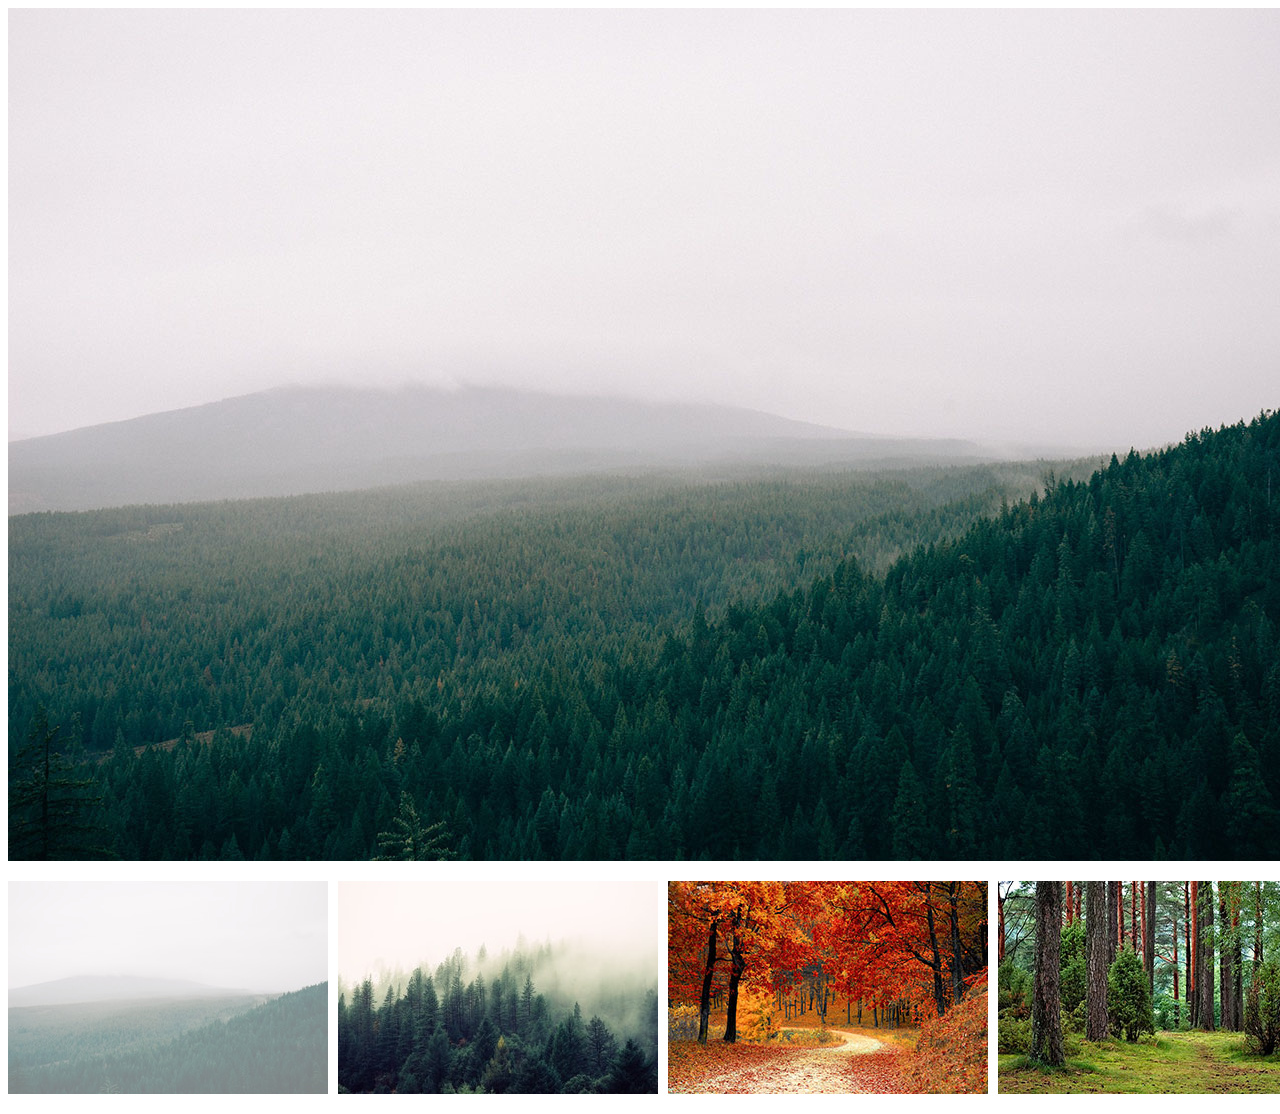
<file: index.html>
<!DOCTYPE html>
<html lang="en">

<head>
    <meta charset="UTF-8">
    <meta name="viewport" content="width=device-width, initial-scale=1.0">
    <meta http-equiv="X-UA-Compatible" content="ie=edge">
    <title>Document</title>
    <link rel="stylesheet" href="main.css">
</head>

<body>

    <body>
        <div class="image-gallery js-image-gallery"></div>
    </body>
    <script src="main.js" rel="stylesheet"></script>
</body>

</html>
</file>
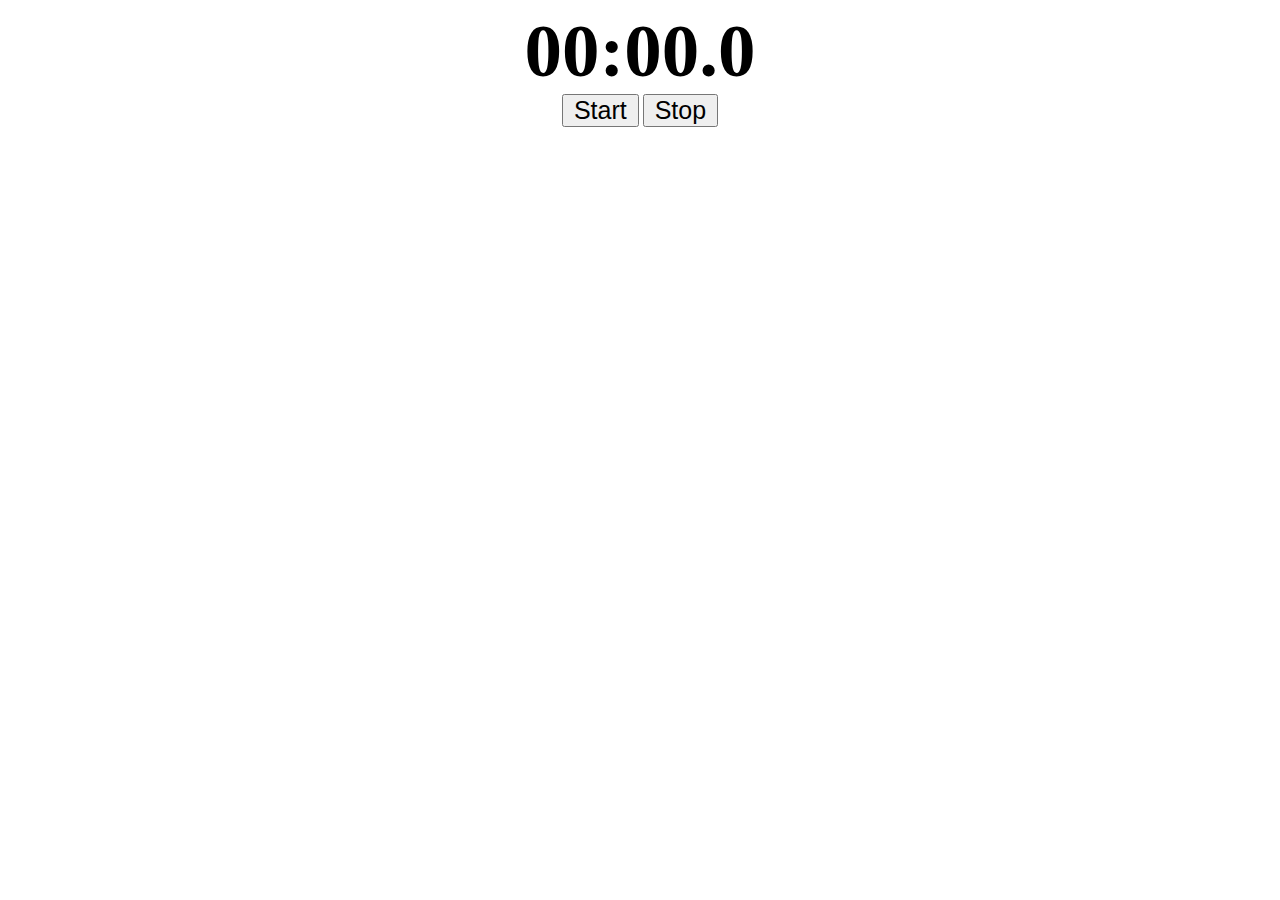
<file: counter/index.html>
<!DOCTYPE html>
<html lang="en">

<head>
  <meta charset="UTF-8">
  <meta name="viewport" content="width=device-width, initial-scale=1.0">
  <meta http-equiv="X-UA-Compatible" content="ie=edge">
  <title>Document</title>
  <link rel="stylesheet" href="main.css">

</head>
<body>
<div class="clock">
  <p class="clockface js-clockface">00:00.0</p>
  <button class="btn js-start">Start</button>
  <button class="btn js-stop">Stop</button>
</div>

  <script src='main.js'></script>
</body>

</html>
</file>
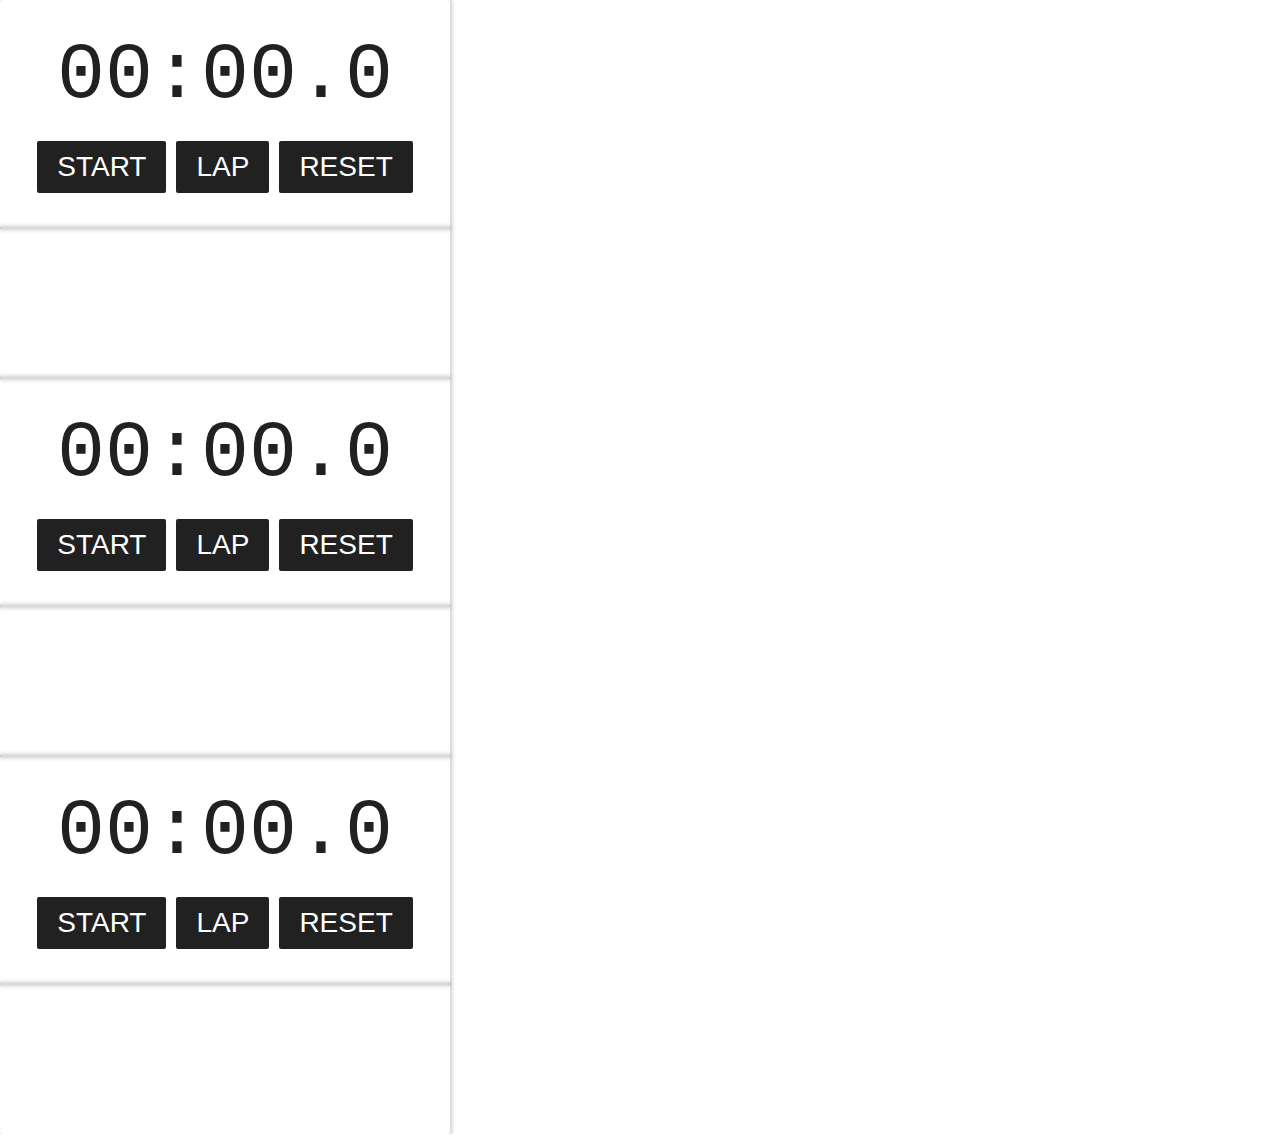
<file: HomeWork9/index.html>
<!DOCTYPE html>
<html lang="en">

<head>
    <meta charset="UTF-8">
    <meta name="viewport" content="width=device-width, initial-scale=1.0">
    <meta http-equiv="X-UA-Compatible" content="ie=edge">
    <title>Document</title>
    <link rel="stylesheet" href="main.css">

</head>

<body>
    <div class="parentA"></div>
    <div class="parentB"></div>
    <div class="parentC"></div>

    <script src='main.js'></script>
</body>

</html>
</file>
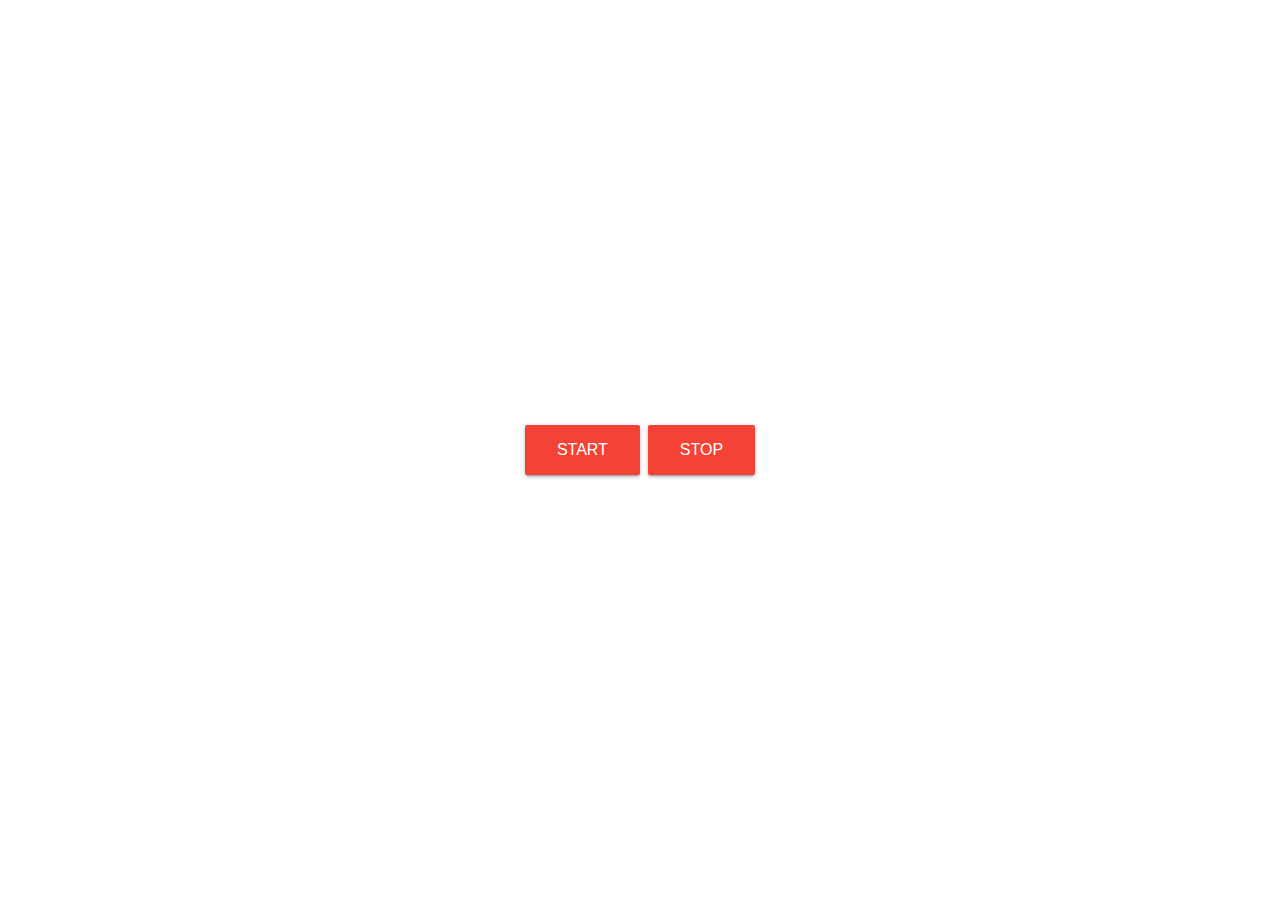
<file: md9_dop1/index.html>
<!DOCTYPE html>
<html lang="en">

<head>
  <meta charset="UTF-8">
  <meta name="viewport" content="width=device-width, initial-scale=1.0">
  <meta http-equiv="X-UA-Compatible" content="ie=edge">
  <title>Document</title>
  <link rel="stylesheet" href="main.css">

</head>
<body>
  <button class="button js-start">Start</button>
  <button class="button js-stop">Stop</button>

  <script src='main.js'></script>
</body>

</html>
</file>
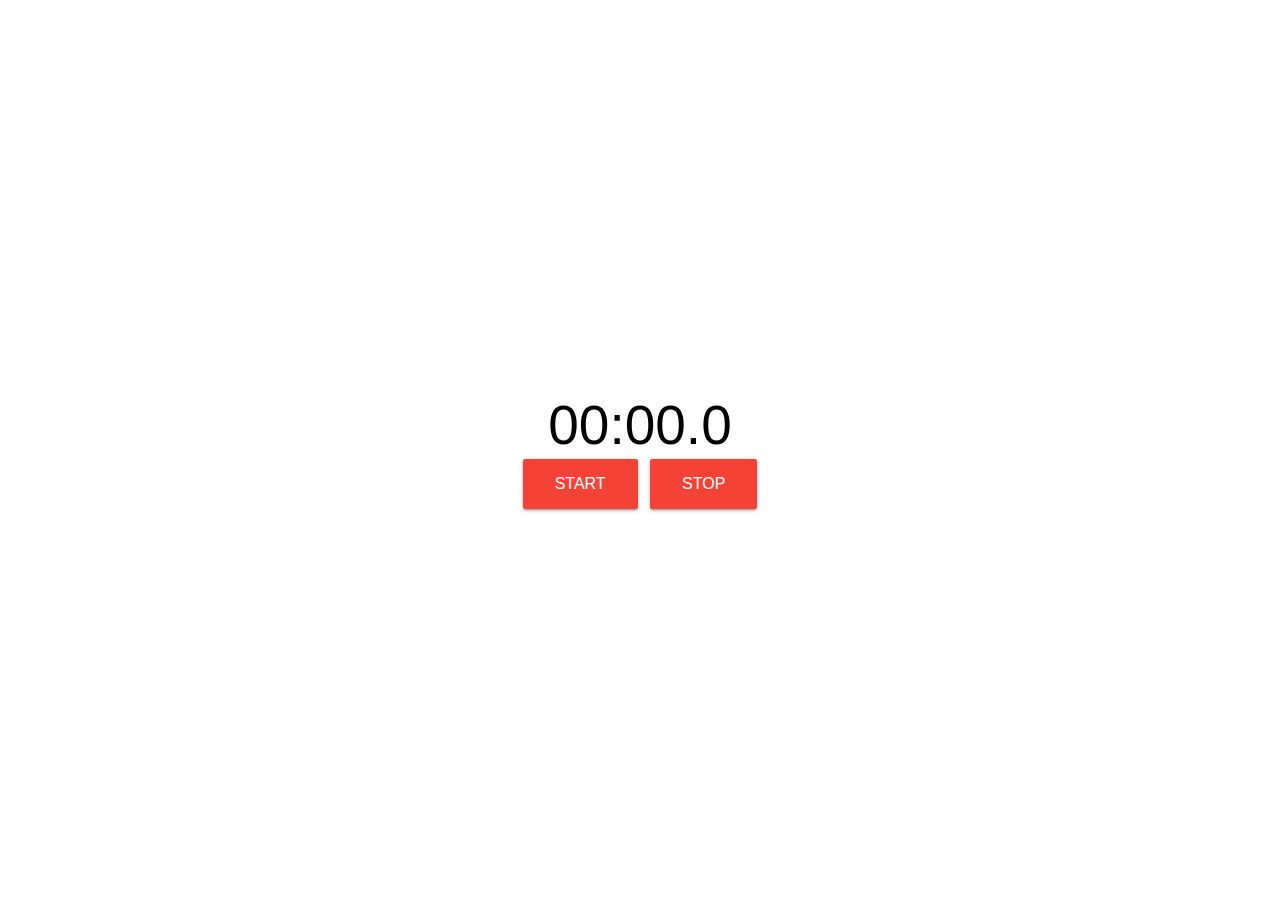
<file: md9_dop2/index.html>
<!DOCTYPE html>
<html lang="en">

<head>
  <meta charset="UTF-8">
  <meta name="viewport" content="width=device-width, initial-scale=1.0">
  <meta http-equiv="X-UA-Compatible" content="ie=edge">
  <title>Document</title>
  <link rel="stylesheet" href="main.css">

</head>
<body>
  <div class="clock">
    <p class="clockface js-clockface">00:00.0</p>
    <button class="btn js-start">Start</button>
    <button class="btn js-stop">Stop</button>
  </div>

  <script src='main.js'></script>
</body>

</html>
</file>
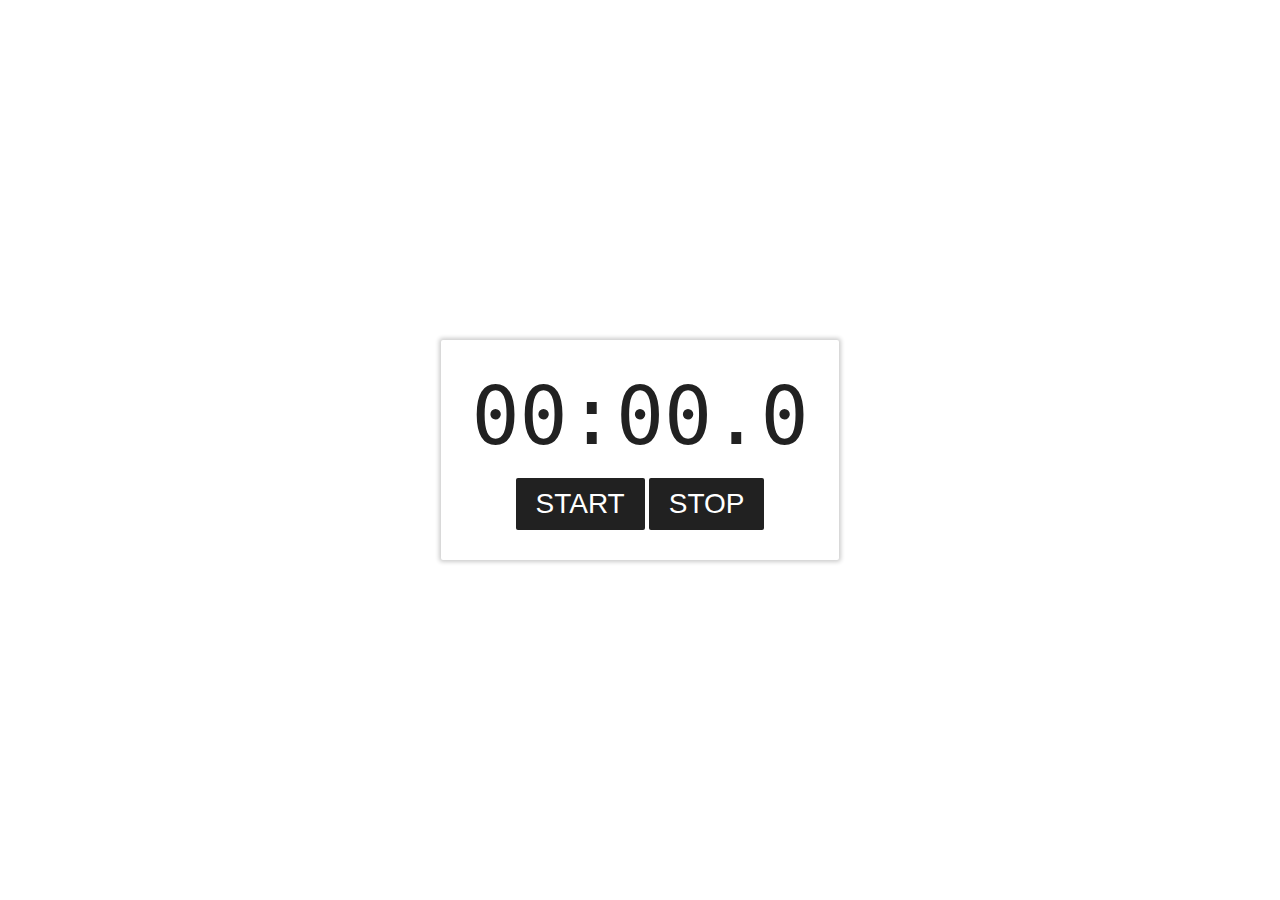
<file: md9_dop3/index.html>
<!DOCTYPE html>
<html lang="en">

<head>
  <meta charset="UTF-8">
  <meta name="viewport" content="width=device-width, initial-scale=1.0">
  <meta http-equiv="X-UA-Compatible" content="ie=edge">
  <title>Document</title>
  <link rel="stylesheet" href="main.css">

</head>
<body>
  <section class="timer">
    <p class="clockface js-clockface">00:00.0</p>
    <button class="timer-btn js-timer-start">Start</button>
    <button class="timer-btn js-timer-stop">Stop</button>
  </section>

  <script src='main.js'></script>
</body>

</html>
</file>
<file: main.css>
.preview {
    padding: 0;
    width: 1280px;
    list-style: none;
    overflow-x: scroll;
    overflow-y: hidden;
    white-space: nowrap;
  }
  
  .preview > li {
    margin-right: 10px;
    display: inline-block;
    cursor: pointer;
    transition: box-shadow 0.25s ease, transform 0.2s ease, opacity 0.2s ease;
  }
  
  .preview li:hover {
    box-shadow: #f7f7f7 0 0 0 4px inset;
    transform: translateY(-10px);
    opacity: 0.5;
  }
  
  .active {
    opacity: 0.5;
  }
</file>
<file: counter/main.css>
.clock {
    display: block;
    margin: 0 auto;
    text-align: center;
  }
  
  .clockface {
    margin: 0;
    font-size: 75px;
    font-weight: bold;
  }
  
  .btn {
    padding: 0 10px;
    font-size: 25px;
  }
</file>
<file: HomeWork9/main.css>
* {
    box-sizing: border-box;
    padding: 0;
    margin: 0;
}

body {
    min-height: 100vh;
    display: block;
    justify-content: center;
    align-items: center;
}

.stopwatch {
    width: 450px;
    display: block;
    padding: 30px;
    text-align: center;
    box-shadow: 0 0 4px 2px rgba(0, 0, 0, 0.2);
    color: #212121;
    border-radius: 2px;
}

.time {
    margin-bottom: 15px;
    font-family: "Roboto Mono", monospace;
    font-size: 80px;
}

.btn {
    margin: 5px;
    display: inline;
    text-transform: uppercase;
    border: 0;
    background-color: #212121;
    color: #ffffff;
    padding: 10px 20px;
    cursor: pointer;
    font-size: 28px;
    border-radius: 2px;
    font-family: "Roboto", sans-serif;
}

.laps {
    width: 450px;
    height: 150px;    
    display: block;
    overflow:auto;
    padding: 30px;
    text-align: center;
    box-shadow: 0 0 4px 2px rgba(0, 0, 0, 0.2);
    color: #212121;
    border-radius: 2px;
}
.laps li {
    list-style: none;
    font-size: 25px;
}
.active {
    background-color: #2196F3;
}
</file>
<file: md9_dop1/main.css>
body {
  display: flex;
  justify-content: center;
  align-items: center;
  min-height: 100vh;
  margin: 0;
  font-family: 'Roboto', sans-serif;
  background-color: #ffffff;
}

.button {
  display: inline-flex;
  padding: 16px 32px;
  border: none;
  margin: 0 4px;
  border-radius: 2px;
  font-size: 16px;
  outline: 0;
  text-transform: uppercase;
  font-weight: 400;
  font-family: inherit;
  background-color: #f44336;
  color: #fff;
  cursor: pointer;
  box-shadow: 0px 1px 5px 0px rgba(0, 0, 0, 0.2),
    0px 2px 2px 0px rgba(0, 0, 0, 0.14), 0px 3px 1px -2px rgba(0, 0, 0, 0.12);
  transition: box-shadow 250ms cubic-bezier(0.4, 0, 0.2, 1) 0ms;
}

.button:active {
  box-shadow: 0px 5px 5px -3px rgba(0, 0, 0, 0.2),
    0px 8px 10px 1px rgba(0, 0, 0, 0.14), 0px 3px 14px 2px rgba(0, 0, 0, 0.12);
}
</file>
<file: md9_dop2/main.css>
body {
  display: flex;
  justify-content: center;
  align-items: center;
  min-height: 100vh;
  margin: 0;
  font-family: 'Roboto', sans-serif;
  background-color: #ffffff;
}

.btn {
  display: inline-flex;
  padding: 16px 32px;
  border: none;
  margin: 0 4px;
  border-radius: 2px;
  font-size: 16px;
  outline: 0;
  text-transform: uppercase;
  font-weight: 400;
  font-family: inherit;
  background-color: #f44336;
  color: #fff;
  cursor: pointer;
  box-shadow: 0px 1px 5px 0px rgba(0, 0, 0, 0.2),
    0px 2px 2px 0px rgba(0, 0, 0, 0.14), 0px 3px 1px -2px rgba(0, 0, 0, 0.12);
  transition: box-shadow 250ms cubic-bezier(0.4, 0, 0.2, 1) 0ms;
}

.clockface {
  margin: 2px 10px;
  text-align: center;
  font-size: 55px;
  font-weight: 400;
  font-family: inherit;
}

.btn:active {
  box-shadow: 0px 5px 5px -3px rgba(0, 0, 0, 0.2),
    0px 8px 10px 1px rgba(0, 0, 0, 0.14), 0px 3px 14px 2px rgba(0, 0, 0, 0.12);
}
</file>
<file: md9_dop3/main.css>
* {
  box-sizing: border-box;
  padding: 0;
  margin: 0;
}

body {
  min-height: 100vh;
  display: flex;
  justify-content: center;
  align-items: center;
}

.timer {
  padding: 30px;
  text-align: center;
  box-shadow: 0 0 4px 2px rgba(0, 0, 0, 0.2);
  color: #212121;
  border-radius: 2px;
}

.clockface {
  margin-bottom: 15px;
  font-family: "Roboto Mono", monospace;
  font-size: 80px;
}

.timer-btn {
  display: inline;
  text-transform: uppercase;
  border: 0;
  background-color: #212121;
  color: #ffffff;
  padding: 10px 20px;
  cursor: pointer;
  font-size: 28px;
  border-radius: 2px;
  font-family: "Roboto", sans-serif;
}

.active {
  background-color: #2196F3;
}
</file>
